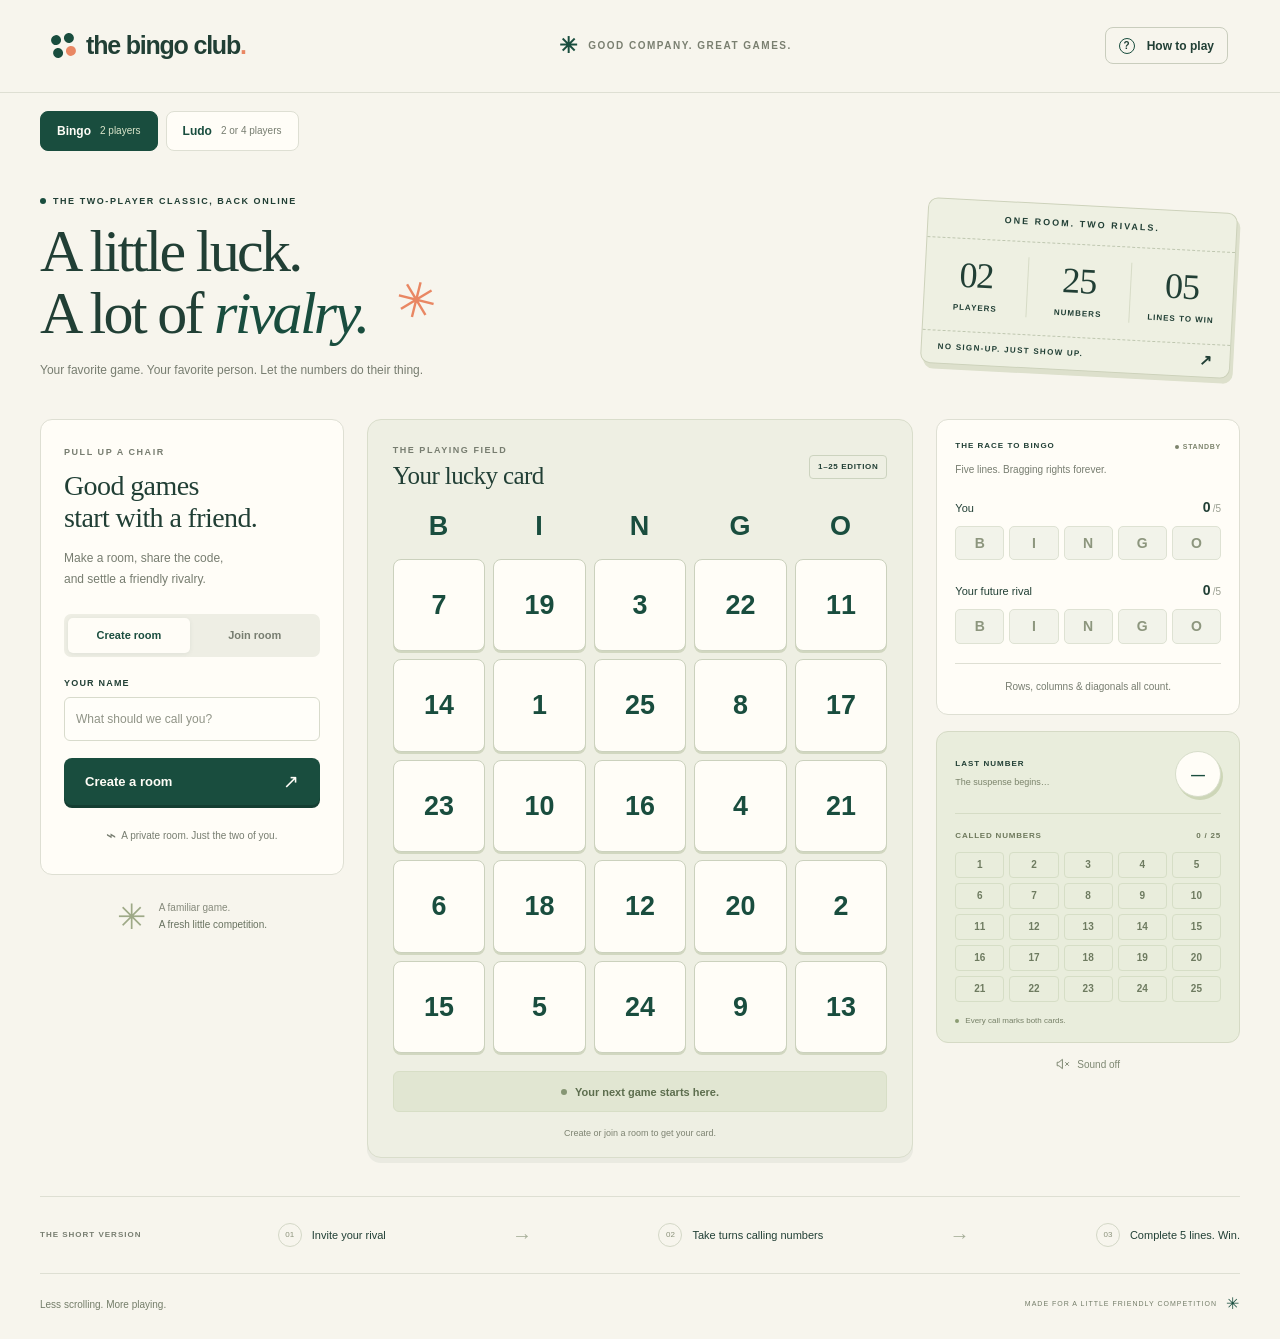
<file: static/index.html>
<!doctype html>
<html lang="en">
<head>
  <meta charset="utf-8">
  <meta name="viewport" content="width=device-width, initial-scale=1">
  <meta name="theme-color" content="#174b3c">
  <meta name="description" content="A little luck. A lot of rivalry. Play a free, real-time game of Bingo with a friend. Two players, 25 numbers, five lines to win.">
  <title>The Bingo Club — A game for two</title>
  <link rel="icon" href="/static/favicon.svg" type="image/svg+xml">
  <link rel="stylesheet" href="/static/style.css">
  <script src="/static/app.js" defer></script>
</head>
<body>
  <header class="site-header">
    <a class="brand" href="/" aria-label="The Bingo Club home">
      <span class="brand-symbol" aria-hidden="true"><i></i><i></i><i></i><i></i></span>
      <span>the bingo club<span class="brand-dot">.</span></span>
    </a>
    <div class="header-note"><span class="small-star" aria-hidden="true">✳</span> GOOD COMPANY. GREAT GAMES.</div>
    <button class="button button-outline button-small" id="rules-button"><span class="help-icon" aria-hidden="true">?</span> How to play</button>
  </header>

  <main class="page-shell">
    <nav class="game-switch" aria-label="Choose a game"><a href="/" aria-current="page">Bingo <span>2 players</span></a><a href="/ludo">Ludo <span>2 or 4 players</span></a></nav>
    <section class="hero" aria-labelledby="hero-title">
      <div>
        <div class="eyebrow"><span class="tiny-dot"></span> THE TWO-PLAYER CLASSIC, BACK ONLINE</div>
        <h1 id="hero-title">A little luck.<br> A lot of <em>rivalry.</em><span class="hero-spark" aria-hidden="true">✳</span></h1>
        <p>Your favorite game. Your favorite person. Let the numbers do their thing.</p>
      </div>
      <div class="hero-ticket" aria-label="2 players, 25 numbers, 5 lines to win">
        <div class="ticket-top">ONE ROOM. TWO RIVALS.</div>
        <div class="ticket-stats"><div><strong>02</strong><span>PLAYERS</span></div><div><strong>25</strong><span>NUMBERS</span></div><div><strong>05</strong><span>LINES TO WIN</span></div></div>
        <div class="ticket-bottom"><span>NO SIGN-UP. JUST SHOW UP.</span><span aria-hidden="true">↗</span></div>
      </div>
    </section>

    <section class="game-layout" aria-label="Bingo game">
      <aside class="left-column">
        <section class="panel lobby-panel" id="entry-panel" aria-labelledby="entry-heading">
          <div class="eyebrow muted">PULL UP A CHAIR</div>
          <h2 id="entry-heading">Good games<br> start with a friend.</h2>
          <p class="secondary-text">Make a room, share the code,<br> and settle a friendly rivalry.</p>
          <div class="entry-tabs" role="tablist" aria-label="Enter a game">
            <button id="create-tab" class="entry-tab active" role="tab" aria-selected="true" aria-controls="entry-form">Create room</button>
            <button id="join-tab" class="entry-tab" role="tab" aria-selected="false" aria-controls="entry-form" tabindex="-1">Join room</button>
          </div>
          <form id="entry-form" role="tabpanel" aria-labelledby="create-tab">
            <label for="player-name">YOUR NAME</label>
            <input id="player-name" name="name" placeholder="What should we call you?" maxlength="18" autocomplete="nickname" required>
            <div id="room-code-field" hidden>
              <label for="room-code">ROOM CODE</label>
              <input id="room-code" name="room" placeholder="e.g. ABC234" maxlength="6" minlength="6" pattern="[A-Za-z2-9]{6}" autocomplete="off" autocapitalize="characters" spellcheck="false">
            </div>
            <p class="form-error" id="form-error" role="alert" hidden></p>
            <button class="button button-primary entry-submit" id="entry-submit" type="submit"><span>Create a room</span><span aria-hidden="true">↗</span></button>
          </form>
          <div class="privacy-note"><span aria-hidden="true">⌁</span> A private room. Just the two of you.</div>
        </section>

        <section class="panel room-panel" id="room-panel" aria-labelledby="room-heading" hidden>
          <div class="section-label"><span class="eyebrow muted">YOUR PRIVATE TABLE</span><span class="round-label" id="round-label">ROUND 01</span></div>
          <h2 id="room-heading">Room for two.</h2>
          <div class="invite-block"><span class="eyebrow muted">INVITE CODE</span><strong id="invite-code">———</strong><button id="copy-code" class="text-button">Copy code <span aria-hidden="true">⧉</span></button></div>
          <button id="copy-link" class="button button-outline full-width">Copy invite link <span aria-hidden="true">↗</span></button>
          <p class="invite-hint" id="invite-hint">Send the link to your friend to get started.</p>
          <div class="roster" id="roster"></div>
          <div class="room-notice" id="room-notice" role="status" hidden></div>
          <button class="button button-primary full-width" id="ready-button">I'm ready <span aria-hidden="true">✓</span></button>
          <p class="ready-note" id="ready-note">Shuffle or choose your numbers, then press Ready.</p>
          <button class="text-button leave-button" id="leave-button">Leave room <span aria-hidden="true">↗</span></button>
        </section>

        <div class="little-note"><span class="note-star" aria-hidden="true">✳</span><p>A familiar game.<br><strong>A fresh little competition.</strong></p></div>
      </aside>

      <section class="board-panel" aria-labelledby="board-title">
        <div class="board-header"><div><div class="eyebrow muted" id="board-eyebrow">THE PLAYING FIELD</div><h2 id="board-title">Your lucky card</h2></div><span class="card-tag" id="card-tag">1–25 EDITION</span></div>
        <div class="bingo-letters" id="bingo-letters" aria-label="0 of 5 lines completed"><span>B</span><span>I</span><span>N</span><span>G</span><span>O</span></div>
        <div class="bingo-board" id="bingo-board" role="group" aria-label="Your Bingo card"></div>
        <div class="board-status" id="board-status" role="status" aria-live="polite"><span class="status-dot"></span><span id="board-status-text">Your next game starts here.</span></div>
        <div class="board-bottom"><span id="board-hint">Create or join a room to get your card.</span><div class="board-actions"><button id="manual-button" class="text-button" hidden>Choose numbers</button><button id="shuffle-button" class="text-button" hidden><svg class="icon" viewBox="0 0 24 24" fill="none" stroke="currentColor" stroke-width="1.8" aria-hidden="true"><path d="M3 6h3c5 0 7 12 12 12h3m-4-4 4 4-4 4M3 18h3c2 0 4-3 5-5m2-3c2-3 3-4 5-4h3m-4-4 4 4-4 4"/></svg> Shuffle card</button></div></div>
      </section>

      <aside class="right-column">
        <section class="panel score-panel" aria-labelledby="score-title">
          <div class="section-label"><h2 class="eyebrow" id="score-title">THE RACE TO BINGO</h2><span class="live-badge" id="live-badge"><span></span> STANDBY</span></div>
          <p class="score-intro">Five lines. Bragging rights forever.</p>
          <div class="score-player"><div class="score-name"><span id="your-score-name">You</span><strong id="your-score-count">0<span>/5</span></strong></div><div class="mini-bingo" id="your-progress" aria-label="Your progress: 0 of 5"><span>B</span><span>I</span><span>N</span><span>G</span><span>O</span></div></div>
          <div class="score-player opponent"><div class="score-name"><span id="opponent-score-name">Your future rival</span><strong id="opponent-score-count">0<span>/5</span></strong></div><div class="mini-bingo" id="opponent-progress" aria-label="Opponent progress: 0 of 5"><span>B</span><span>I</span><span>N</span><span>G</span><span>O</span></div></div>
          <p class="score-footnote">Rows, columns & diagonals all count.</p>
          <section class="room-record" id="room-record" aria-labelledby="room-record-title" hidden>
            <h3 class="eyebrow muted" id="room-record-title">ROOM RECORD</h3>
            <p class="record-summary" id="record-summary">0 completed rounds</p>
            <table class="record-table"><thead><tr><th scope="col">Player</th><th scope="col">Wins</th><th scope="col">Draws</th></tr></thead><tbody id="record-players"></tbody></table>
            <details class="round-history" id="round-history" hidden><summary>Recent rounds</summary><ol id="round-results"></ol></details>
            <p class="record-note">Scores stay with this room through rematches.</p>
          </section>
        </section>
        <section class="calls-panel" aria-labelledby="last-call-title">
          <div class="last-call"><div><h2 class="eyebrow" id="last-call-title">LAST NUMBER</h2><p id="last-caller">The suspense begins…</p></div><div class="number-ball" id="last-number">–</div></div>
          <div class="called-header"><span>CALLED NUMBERS</span><span id="called-count">0 / 25</span></div>
          <div class="number-tray" id="number-tray" aria-label="Called numbers"></div>
          <div class="recent-calls" id="recent-calls"><span class="tiny-dot"></span><span>Every call marks both cards.</span></div>
        </section>
        <button id="sound-button" class="sound-button" aria-pressed="false"><svg class="icon" viewBox="0 0 24 24" fill="none" stroke="currentColor" stroke-width="1.7" aria-hidden="true"><path d="M11 4 5 9H2v6h3l6 5V4Z"/><path id="sound-wave" d="m16 9 6 6m0-6-6 6"/></svg><span>Sound off</span></button>
      </aside>
    </section>

    <section class="how-strip" aria-label="The rules at a glance"><span class="eyebrow">THE SHORT VERSION</span><div><span class="step-number">01</span><span>Invite your rival</span></div><span class="step-arrow" aria-hidden="true">→</span><div><span class="step-number">02</span><span>Take turns calling numbers</span></div><span class="step-arrow" aria-hidden="true">→</span><div><span class="step-number">03</span><span>Complete 5 lines. Win.</span></div></section>
  </main>
  <footer class="site-footer"><span>Less scrolling. More playing.</span><span>MADE FOR A LITTLE FRIENDLY COMPETITION <span aria-hidden="true">✳</span></span></footer>

  <dialog id="rules-dialog" class="modal"><div class="modal-content"><button class="close-button" id="close-rules" aria-label="Close rules">×</button><span class="eyebrow muted">THE HOUSE RULES</span><h2>Five lines.<br>One glorious Bingo.</h2><ol class="rules-list"><li><strong>Bring a friend.</strong><p>Create a private room and share its link or six-character code. Each player gets a 5 × 5 card with numbers 1–25.</p></li><li><strong>Make it official.</strong><p>Keep a random card, shuffle again, or use “Choose numbers” to place every number yourself and save your card. Then press “I'm ready.” The game starts when both players are ready.</p></li><li><strong>Take your turn.</strong><p>Click any uncalled number on your card. It gets marked on both cards automatically. The room creator calls first; you alternate turns.</p></li><li><strong>Collect five lines.</strong><p>A full row, column, or diagonal earns a letter in B–I–N–G–O. Reach five lines to win. If both players reach five on the same call, it's a draw!</p></li></ol><div class="rules-tip">Lost connection? Reopen the same tab within five minutes to keep your seat. For a rematch, both players choose “Play again”; the starting player alternates. The room record keeps everyone's wins and draws across rounds.</div><button id="got-it" class="button button-primary full-width">Got it. Let's play <span aria-hidden="true">↗</span></button></div></dialog>
  <dialog id="manual-dialog" class="modal manual-modal" aria-labelledby="manual-title" aria-describedby="manual-instructions">
    <div class="modal-content">
      <button class="close-button" id="close-manual" aria-label="Close number setup">×</button>
      <span class="eyebrow muted">YOUR CARD, YOUR CHOICE</span>
      <h2 id="manual-title">Choose your numbers</h2>
      <p class="secondary-text" id="manual-instructions">Pick a square, then a number below. Used numbers move or swap places. Fill all 25 squares to save.</p>
      <div class="manual-grid" id="manual-grid" role="group" aria-label="Arrange your Bingo card"></div>
      <div class="manual-toolbar"><span id="manual-count" role="status" aria-live="polite">0 / 25 placed</span><button class="text-button" id="clear-manual-cell">Clear square</button><button class="text-button" id="clear-manual">Start over</button></div>
      <div class="manual-numbers" id="manual-numbers" role="group" aria-label="Choose a number from 1 to 25"></div>
      <p class="form-error" id="manual-error" role="alert" hidden></p>
      <div class="manual-actions"><button class="button button-outline" id="cancel-manual">Cancel</button><button class="button button-primary" id="save-manual" disabled>Save card</button></div>
    </div>
  </dialog>
  <dialog id="result-dialog" class="modal result-modal"><div class="modal-content"><div class="result-flower" aria-hidden="true">✳</div><span class="eyebrow muted" id="result-eyebrow">A BEAUTIFUL LITTLE VICTORY</span><h2 id="result-title">Bingo, you did it!</h2><p id="result-description"></p><div class="result-stats" id="result-stats"></div><p class="result-record" id="result-record"></p><button class="button button-primary full-width" id="rematch-button">Play again <span aria-hidden="true">↗</span></button><button class="text-button" id="view-board-button">Take a look at the card</button></div></dialog>
  <dialog id="leave-dialog" class="modal"><div class="modal-content"><span class="eyebrow muted">CALLING IT A DAY?</span><h2>Leave this table?</h2><p class="secondary-text">Your current game will end and your seat will be released. Your friend can invite someone for a fresh game.</p><div class="leave-actions"><button class="button button-outline" id="stay-button">Keep playing</button><button class="button button-primary" id="confirm-leave">Leave room</button></div></div></dialog>
  <div class="toast" id="toast" role="status" aria-live="polite" hidden></div>
  <div id="confetti" class="confetti" aria-hidden="true"></div>
  <noscript><div class="noscript-message">Please enable JavaScript to play Bingo with a friend.</div></noscript>
</body>
</html>
</file>
<file: static/style.css>
:root{--paper:#f7f5ed;--surface:#fffdf7;--ink:#213f35;--green:#194d3e;--deep:#143e32;--muted:#777d70;--line:#dedfd3;--lime:#dce8b1;--orange:#e98763;--soft-orange:#f9e5d7;--shadow:0 5px 0 #203e3510;--sans:'Club Sans','Trebuchet MS',sans-serif;--serif:'Club Serif',Georgia,serif}
*{box-sizing:border-box}
body{margin:0;background:var(--paper);color:var(--ink);font-family:var(--sans);font-size:14px;line-height:1.5;-webkit-font-smoothing:antialiased}
button,input{font:inherit}
button,a,input{-webkit-tap-highlight-color:transparent}
button{cursor:pointer}
button:disabled{cursor:default}
button:focus-visible,a:focus-visible,input:focus-visible{outline:3px solid var(--orange);outline-offset:4px}
[hidden]{display:none!important}
h1,h2,p{margin:0}
a{color:inherit;text-decoration:none}
button{color:inherit}
.site-header{max-width:1504px;margin:auto;padding:27px 52px;display:flex;align-items:center;justify-content:space-between;border-bottom:1px solid var(--line);gap:20px}
.brand{display:inline-flex;align-items:center;gap:11px;font-size:25px;font-weight:800;letter-spacing:-1.2px;white-space:nowrap}
.brand-symbol{display:grid;grid-template-columns:repeat(2,10px);gap:3px;transform:rotate(-9deg)}
.brand-symbol i{width:10px;height:10px;background:var(--green);border-radius:50%}
.brand-symbol i:last-child{background:var(--orange)}
.brand-dot{color:var(--orange)}
.header-note{font-size:10px;font-weight:700;letter-spacing:1.5px;display:flex;align-items:center;gap:10px;color:#7a7f70}
.small-star{font-size:22px;color:var(--green);line-height:1}
.button{display:inline-flex;justify-content:center;align-items:center;gap:12px;min-height:47px;border-radius:8px;padding:12px 20px;font-weight:700;font-size:13px;border:1px solid transparent;transition:background .18s,transform .18s,box-shadow .18s}
.button:hover:not(:disabled){transform:translateY(-1px)}
.button:active:not(:disabled){transform:translateY(1px)}
.button-primary{background:var(--green);color:var(--surface);box-shadow:0 3px 0 var(--deep)}
.button-primary:hover:not(:disabled){background:#23634f}
.button-primary:disabled{opacity:.58;box-shadow:none}
.button-outline{background:transparent;border-color:#c9cdbd}
.button-outline:hover:not(:disabled){background:#e9eddf}
.button-small{min-height:37px;padding:8px 13px;font-size:12px}
.help-icon{border:1.5px solid var(--green);border-radius:50%;height:16px;width:16px;display:inline-flex;align-items:center;justify-content:center;font-size:10px}
.page-shell{max-width:1280px;margin:auto;padding:0 40px}
.hero{display:flex;align-items:center;justify-content:space-between;padding:43px 0 40px;gap:30px}
.eyebrow{font-size:9px;letter-spacing:1.55px;font-weight:800;display:flex;align-items:center;gap:7px;line-height:1.6}
.tiny-dot{display:inline-block;width:6px;height:6px;background:var(--green);border-radius:50%;flex:none}
.muted{color:var(--muted)}
h1{font-family:var(--serif);font-size:60px;letter-spacing:-2.7px;line-height:1.03;font-weight:400;margin-top:13px;position:relative;width:fit-content}
h1 em{font-weight:400;color:var(--green)}
.hero-spark{position:absolute;font-size:49px;right:-66px;top:54px;font-family:var(--sans);font-weight:400;color:var(--orange);transform:rotate(14deg)}
.hero p{color:var(--muted);font-size:12px;margin-top:17px}
.hero-ticket{flex:0 0 310px;border:1px solid #cdd2bb;border-radius:10px;background:#eef0e2;transform:rotate(3deg);position:relative;margin:3px 6px 0 0;box-shadow:3px 5px 0 #dde0cc}
.ticket-top{text-align:center;font-size:9px;font-weight:800;letter-spacing:2px;padding:12px;border-bottom:1px dashed #bfc7b0}
.ticket-stats{display:flex;padding:15px 0 17px}
.ticket-stats>div{flex:1;text-align:center;border-right:1px solid #d6dbc6}
.ticket-stats>div:last-child{border:0}
.ticket-stats strong{font-family:var(--serif);font-size:36px;line-height:1.2;font-weight:400;letter-spacing:-1px}
.ticket-stats span{display:block;font-size:8px;letter-spacing:1px;font-weight:700;margin-top:5px}
.ticket-bottom{border-top:1px dashed #bfc7b0;display:flex;justify-content:space-between;padding:10px 16px;font-size:8px;letter-spacing:1.3px;font-weight:700}
.ticket-bottom>span:last-child{font-size:15px;line-height:12px}
.game-layout{display:grid;grid-template-columns:minmax(235px,1fr) minmax(350px,1.8fr) minmax(228px,1fr);gap:23px;align-items:start}
.panel{border:1px solid var(--line);background:var(--surface);border-radius:12px}
.lobby-panel,.room-panel{padding:25px 23px}
h2{font-family:var(--serif);font-size:28px;line-height:1.16;font-weight:400;letter-spacing:-.6px}
.lobby-panel h2{margin:10px 0 13px}
.secondary-text{font-size:12px;line-height:1.8;color:var(--muted)}
.entry-tabs{display:flex;gap:4px;padding:4px;background:#eeeee4;border-radius:7px;margin:23px 0 20px}
.entry-tab{flex:1;padding:9px 4px;font-size:11px;font-weight:700;border:0;background:transparent;border-radius:5px;color:var(--muted)}
.entry-tab.active{background:var(--surface);color:var(--green);box-shadow:0 1px 5px #213f3512}
label{display:block;font-size:9px;letter-spacing:1.2px;font-weight:800;margin-bottom:7px}
input{width:100%;border:1px solid #d8dbcc;background:#fffef9;padding:12px 11px;border-radius:6px;min-height:44px;font-size:12px;color:var(--ink)}
input::placeholder{color:#909487}
input:focus{border-color:var(--green)}
#room-code-field{margin-top:16px}
#room-code{text-transform:uppercase;letter-spacing:2px}
.entry-submit{width:100%;justify-content:space-between;margin-top:17px}
.entry-submit>span:last-child{font-size:19px;font-weight:400;line-height:1}
.privacy-note{font-size:9px;color:var(--muted);text-align:center;margin-top:18px;display:flex;gap:5px;justify-content:center;align-items:center}
.privacy-note>span{font-size:17px}
.form-error{font-size:11px;color:#b03f25;background:#faeae2;padding:9px 11px;border-radius:5px;margin-top:12px}
.little-note{display:flex;justify-content:center;gap:13px;align-items:center;margin-top:24px}
.note-star{font-size:35px;color:#9ea987;line-height:1;font-weight:400}
.little-note p{font-size:10px;color:#868a7c;line-height:1.7}
.little-note strong{font-weight:400;color:#687260}
.game-switch{display:flex;gap:8px;flex-wrap:wrap;margin-top:18px}
.game-switch a{display:inline-flex;align-items:center;gap:9px;padding:10px 16px;border:1px solid var(--line);border-radius:8px;color:var(--green);font-size:12px;font-weight:700;text-decoration:none;background:var(--surface)}
.game-switch a span{font-size:10px;font-weight:400;color:var(--muted)}
.game-switch a[aria-current=page]{background:var(--green);color:var(--surface);border-color:var(--green)}
.game-switch a[aria-current=page] span{color:#dce7cc}
.board-panel{background:#eeefe3;border:1px solid #d9ddcb;border-radius:14px;padding:23px 25px 15px;box-shadow:var(--shadow)}
.board-header{display:flex;justify-content:space-between;align-items:center;gap:10px}
.board-header h2{font-size:25px;margin-top:3px}
.card-tag{font-size:8px;border:1px solid #ccd3bf;padding:5px 8px;border-radius:4px;font-weight:700;letter-spacing:.65px;white-space:nowrap}
.bingo-letters{display:grid;grid-template-columns:repeat(5,1fr);gap:8px;margin:20px 0 10px;text-align:center}
.bingo-letters span{font-size:27px;line-height:1.25;font-weight:800;letter-spacing:1px;color:var(--green);transition:color .3s,background .3s;border-radius:5px;border-bottom:3px solid transparent;padding-bottom:2px}
.bingo-letters span.earned{color:#a04725;border-color:var(--orange)}
.bingo-board{display:grid;grid-template-columns:repeat(5,minmax(0,1fr));gap:8px}
.board-cell{aspect-ratio:1;border:1px solid #cbd1bd;border-radius:8px;background:var(--surface);font-weight:600;font-size:clamp(20px,2.1vw,30px);color:var(--green);padding:0;position:relative;box-shadow:0 2px 0 #d1d7c0;transition:transform .14s,background .2s,border-color .2s;color-scheme:light}
.board-cell:not(:disabled):hover{background:#e0e9c8;border-color:#718d61;transform:translateY(-2px);box-shadow:0 4px 0 #cbd5b9}
.board-cell:disabled{opacity:1}
.board-cell.marked{background:var(--green);border-color:var(--green);color:#f9f8ed;box-shadow:0 2px 0 var(--deep)}
.board-cell.complete{background:#c9dba4;color:var(--deep);border-color:#a9bd87;box-shadow:0 2px 0 #b2c58e}
.board-cell.last{outline:2px solid var(--orange);outline-offset:1px}
.board-cell.marked::after{content:'';position:absolute;right:7px;top:7px;width:4px;height:4px;border-radius:50%;background:currentColor;opacity:.55}
.board-cell.pop{animation:number-pop .3s ease}
@keyframes number-pop{50%{transform:scale(.89)}}
.board-status{display:flex;align-items:center;justify-content:center;gap:8px;background:#e1e6d2;border:1px solid #d7dec6;border-radius:6px;margin-top:18px;padding:11px 8px;min-height:41px;color:#5d6e4e;font-size:11px;font-weight:600;text-align:center}
.status-dot{width:6px;height:6px;border-radius:50%;background:#869674;flex:none}
.board-status.your-turn{background:var(--green);color:#fffdef;border-color:var(--green)}
.board-status.your-turn .status-dot{background:#d3e69a;box-shadow:0 0 0 3px #d3e69a26}
.board-status.paused{background:var(--soft-orange);border-color:#e9c3a9;color:#8e4d2d}
.board-bottom{font-size:9px;color:#7d8371;padding-top:13px;display:flex;align-items:center;justify-content:center;gap:10px;min-height:30px}
.board-bottom:has(button:not([hidden])){justify-content:space-between;flex-direction:column;gap:9px}
.board-actions{display:flex;align-items:center;justify-content:center;gap:20px;flex-wrap:wrap}
.board-actions:not(:has(button:not([hidden]))){display:none}
.text-button{background:none;border:0;padding:0;display:inline-flex;align-items:center;justify-content:center;gap:7px;font-size:11px;font-weight:700;color:var(--green)}
.text-button:hover:not(:disabled){text-decoration:underline;text-underline-offset:3px}
.text-button:disabled{opacity:.45;cursor:default}
.icon{width:17px;height:17px;vertical-align:middle;flex-shrink:0}
.score-panel{padding:20px 18px}
.section-label{display:flex;align-items:center;justify-content:space-between;gap:6px}
h2.eyebrow{font-family:var(--sans);font-size:8px;letter-spacing:1px;white-space:nowrap}
.live-badge{font-size:7px;letter-spacing:.7px;font-weight:700;color:#7d846d;display:inline-flex;gap:4px;align-items:center}
.live-badge>span{width:4px;height:4px;border-radius:50%;background:currentColor}
.live-badge.is-live{color:#387a41}
.score-intro{color:var(--muted);font-size:10px;margin-top:9px}
.score-player{margin-top:20px}
.score-name{display:flex;justify-content:space-between;align-items:center;font-size:11px;gap:10px;margin-bottom:8px}
.score-name>span{overflow:hidden;text-overflow:ellipsis;white-space:nowrap}
.score-name>strong{font-size:14px;font-weight:700;white-space:nowrap}
.score-name>strong>span{font-size:10px;font-weight:400;color:#999e90;margin-left:2px}
.mini-bingo{display:grid;grid-template-columns:repeat(5,1fr);gap:5px}
.mini-bingo>span{border:1px solid #dee2d3;background:#f2f3ea;text-align:center;padding:7px 0;border-radius:5px;color:#8d967e;font-size:14px;font-weight:700;line-height:1.3}
.mini-bingo>span.earned{background:var(--green);color:#fffcef;border-color:var(--green)}
.opponent .mini-bingo>span.earned{background:var(--orange);color:#5b2d1d;border-color:var(--orange)}
.score-footnote{font-size:9px;color:var(--muted);text-align:center;border-top:1px solid var(--line);padding-top:15px;margin-top:19px}
.room-record{border-top:1px solid var(--line);margin-top:17px;padding-top:16px}
.room-record h3{font-size:9px;letter-spacing:1px}
.record-summary{font-size:10px;color:var(--muted);margin:8px 0 10px}
.record-table{width:100%;border-collapse:collapse;table-layout:fixed;font-size:11px}
.record-table th,.record-table td{padding:7px 3px;border-bottom:1px solid var(--line);text-align:right}
.record-table th:first-child{width:58%;text-align:left;overflow-wrap:anywhere}
.record-table thead th{font-size:9px;color:var(--muted);font-weight:500}
.record-table tbody th{font-weight:500}
.record-table td{font-weight:700;color:var(--green)}
.record-note{font-size:10px;color:var(--muted);line-height:1.5;margin-top:10px}
.round-history{font-size:10px;margin-top:12px}
.round-history summary{cursor:pointer;color:var(--green);font-weight:700}
.round-history ol{list-style:none;padding:0;margin-top:7px}
.round-history li{padding:5px 0;color:var(--muted);line-height:1.5;overflow-wrap:anywhere}
.calls-panel{border:1px solid #d5dac5;border-radius:12px;margin-top:16px;padding:19px 18px 15px;background:#e9eddc}
.last-call{display:flex;align-items:center;justify-content:space-between;gap:8px;padding-bottom:16px;border-bottom:1px solid #d5dcc5}
.last-call p{font-size:9px;color:#7b846b;margin-top:5px;overflow-wrap:anywhere}
.number-ball{display:flex;align-items:center;justify-content:center;width:46px;height:46px;border-radius:50%;background:var(--surface);color:var(--green);font-family:var(--serif);font-size:27px;box-shadow:2px 3px 0 #cdd6b7;border:1px solid #d7ddca;flex:none}
.number-ball.has-number{background:var(--orange);border-color:#d97e58;color:#532d1d;box-shadow:2px 3px 0 #d0a07d}
.called-header{display:flex;justify-content:space-between;font-size:8px;letter-spacing:.8px;font-weight:700;color:#6e795c;margin:16px 0 10px}
.number-tray{display:grid;grid-template-columns:repeat(5,1fr);gap:5px}
.tray-number{text-align:center;line-height:24px;font-size:10px;color:#939d82;border-radius:4px;border:1px solid #d6dec6;font-weight:600}
.tray-number.called{color:#f9f9ee;background:#567252;border-color:#567252}
.tray-number.latest{background:var(--orange);color:#512e1b;border-color:#d8855c}
.recent-calls{display:flex;align-items:center;gap:6px;font-size:8px;color:#778168;padding-top:13px}
.recent-calls .tiny-dot{width:4px;height:4px;background:#8c9c73}
.sound-button{display:flex;align-items:center;gap:7px;justify-content:center;width:100%;border:0;background:none;padding:14px 0 0;font-size:10px;color:#7e8772}
.sound-button .icon{width:14px;height:14px}
.how-strip{display:flex;align-items:center;justify-content:space-between;border-top:1px solid var(--line);border-bottom:1px solid var(--line);padding:23px 0;margin:38px 0 0;gap:14px}
.how-strip>.eyebrow{font-size:8px;color:var(--muted);letter-spacing:1px;margin-right:10px}
.how-strip>div{display:flex;align-items:center;gap:10px;font-size:11px;white-space:nowrap}
.step-number{border:1px solid #d4d8c7;border-radius:50%;width:24px;height:24px;display:inline-flex;justify-content:center;align-items:center;font-size:8px;color:#8b927b}
.step-arrow{color:#a7af99;font-size:20px;font-weight:400}
.site-footer{max-width:1280px;margin:auto;padding:22px 40px 27px;display:flex;align-items:center;justify-content:space-between;color:#747d69;font-size:10px;gap:15px}
.site-footer>span:last-child{font-size:7px;letter-spacing:1px;display:flex;align-items:center;gap:9px}
.site-footer>span:last-child>span{font-size:16px;color:var(--green);line-height:1}
.full-width{width:100%}
.round-label{font-size:7px;letter-spacing:.5px;white-space:nowrap;color:var(--muted)}
.room-panel>.section-label>.eyebrow{font-size:8px;letter-spacing:1px}
.room-panel h2{margin-top:10px}
.invite-block{border:1px dashed #c3ccae;background:#f1f3e6;border-radius:7px;margin:19px 0 11px;padding:12px;text-align:center}
.invite-block .eyebrow{justify-content:center;font-size:8px;letter-spacing:1px}
.invite-block strong{display:block;font-size:29px;letter-spacing:5px;margin:2px 0 4px;font-weight:700;user-select:all}
.invite-block .text-button{font-size:9px;color:#6a795c}
.room-panel>.button-outline{min-height:38px;padding:9px;font-size:11px}
.invite-hint{text-align:center;color:var(--muted);font-size:9px;margin:10px 0 18px}
.roster{display:grid;gap:13px;border-top:1px solid var(--line);padding-top:18px;margin-bottom:22px}
.player-row{display:flex;align-items:center;gap:9px;min-width:0}
.avatar{display:flex;align-items:center;justify-content:center;border-radius:50%;width:32px;height:32px;background:#dfe8c9;color:#526a3e;font-size:12px;font-weight:700;flex:none}
.avatar.rival{background:#f4dcc9;color:#a06842}
.avatar.empty{border:1px dashed #c4ccb5;background:transparent;color:#a0a88f;font-weight:400;font-size:19px}
.player-details{min-width:0;flex:1}
.player-details strong{display:block;font-size:11px;font-weight:700;overflow:hidden;text-overflow:ellipsis;white-space:nowrap}
.player-details small{display:block;font-size:9px;color:var(--muted);margin-top:1px}
.player-indicator{border-radius:50%;width:6px;height:6px;background:#b4bba7;flex:none}
.player-indicator.online{background:#698d55}
.player-indicator.ready{width:17px;height:17px;color:#4a7137;background:#dfebcb;display:flex;align-items:center;justify-content:center;font-size:11px}
.ready-note{font-size:9px;color:var(--muted);text-align:center;margin:12px 0 19px}
.leave-button{width:100%;font-size:10px;color:#8a8f80;font-weight:400}
.room-notice{background:var(--soft-orange);color:#955b3d;font-size:10px;padding:9px;border-radius:6px;margin-bottom:15px;overflow-wrap:anywhere}
.modal{border:1px solid var(--line);border-radius:18px;padding:0;background:var(--surface);color:var(--ink);width:min(480px,calc(100% - 32px));max-height:calc(100dvh - 48px);box-shadow:0 20px 90px #0c211d3d}
.modal::backdrop{background:#152e2566;backdrop-filter:blur(5px)}
.modal-content{padding:34px;position:relative}
.modal h2{font-size:36px;margin:10px 0 19px}
.manual-modal .modal-content{padding:26px}
.manual-modal h2{font-size:29px;margin-bottom:10px;padding-right:10px}
.manual-modal .secondary-text{font-size:11px;line-height:1.6}
.manual-grid,.manual-numbers{display:grid;grid-template-columns:repeat(5,minmax(0,1fr));gap:6px;margin-top:16px}
.manual-cell{min-height:42px;border:1px solid #cbd1bd;border-radius:6px;background:#eef1e4;font-size:20px;font-weight:600;color:var(--green)}
.manual-cell.empty{color:#929d82}
.manual-cell.selected{background:var(--green);border-color:var(--green);color:var(--surface);outline:2px solid #a8bf88;outline-offset:1px}
.manual-toolbar{display:flex;align-items:center;justify-content:space-between;gap:8px;margin-top:12px;font-size:10px;color:var(--muted)}
.manual-toolbar .text-button{font-size:10px}
.manual-numbers button{min-height:36px;border:1px solid #cbd1bd;border-radius:5px;background:var(--surface);font-size:14px;color:var(--green);font-weight:600}
.manual-numbers button.used{background:#dde6ce;color:#516744;border-color:#bfcfae}
.manual-numbers button:not(:disabled):hover{background:var(--green);color:var(--surface)}
.manual-actions{display:flex;gap:12px;margin-top:18px}
.manual-actions .button{flex:1;font-size:12px;min-height:42px}
.close-button{position:absolute;right:18px;top:16px;font-size:28px;line-height:1;border:0;background:transparent;color:#7a8570;padding:3px 7px}
.rules-list{padding-left:23px;margin:20px 0;font-size:12px;list-style-type:decimal-leading-zero}
.rules-list li{padding-left:8px;margin:17px 0}
.rules-list li::marker{color:#8a9a71;font-size:11px}
.rules-list strong{font-weight:700}
.rules-list p{font-size:11px;line-height:1.7;color:var(--muted);margin-top:4px}
.rules-tip{font-size:10px;line-height:1.7;background:#eef1e4;border-radius:7px;padding:13px;margin:20px 0}
.result-modal{text-align:center;overflow:auto}
.result-modal .eyebrow{justify-content:center}
.result-flower{font-size:71px;color:var(--orange);line-height:1.2;margin-bottom:18px}
.result-modal h2{font-size:36px;margin:13px 0}
.result-modal p{color:var(--muted);font-size:12px;line-height:1.8}
.result-stats{display:flex;align-items:center;justify-content:center;gap:30px;margin:24px 0;padding:18px;border-top:1px solid var(--line);border-bottom:1px solid var(--line)}
.result-stat strong{display:block;font-family:var(--serif);font-size:30px;font-weight:400}
.result-stat span{font-size:9px;letter-spacing:.8px;text-transform:uppercase}
.result-modal .result-record{font-size:11px;color:var(--green);margin:-9px 0 18px;overflow-wrap:anywhere}
#view-board-button{margin-top:22px;color:var(--muted);font-size:10px}
.leave-actions{display:flex;gap:10px;margin-top:24px}
.leave-actions .button{flex:1;font-size:12px}
.toast{position:fixed;bottom:25px;left:50%;transform:translateX(-50%);padding:12px 21px;max-width:calc(100% - 32px);width:max-content;border:1px solid #456451;background:var(--deep);color:var(--surface);box-shadow:0 5px 20px #102e3422;border-radius:9px;font-size:12px;z-index:30;text-align:center}
.clipboard-helper{position:fixed;left:-9999px;top:0}
.confetti{position:fixed;inset:0;pointer-events:none;overflow:hidden;z-index:50}
.confetti-piece{position:absolute;width:8px;height:13px;top:-20px;background:var(--orange);animation:confetti-fall 3s ease-in forwards}
.confetti-piece:nth-child(3n){background:var(--green)}
.confetti-piece:nth-child(3n + 1){background:#c3d694}
@keyframes confetti-fall{to{transform:translateY(105vh) rotate(650deg);opacity:0}}
.noscript-message{position:fixed;inset:auto 15px 15px;background:var(--green);color:white;padding:20px;text-align:center;border-radius:8px}
.in-room .hero{padding:26px 0 28px}
.in-room .hero h1{font-size:39px;letter-spacing:-1.5px;margin-top:8px}
.in-room .hero h1 br{display:none}
.in-room .hero p{margin-top:10px;font-size:11px}
.in-room .hero-spark{font-size:29px;right:-42px;top:7px}
.in-room .hero-ticket{flex-basis:230px;transform:rotate(2deg)}
.in-room .ticket-top,.in-room .ticket-bottom{display:none}
.in-room .ticket-stats{padding:13px 0}
.in-room .ticket-stats strong{font-size:29px}
.in-room .ticket-stats span{font-size:7px}
.in-room .board-cell{aspect-ratio:1.2}
.tray-number{color:#6e7b60}
.score-footnote,.privacy-note,.ready-note{font-size:10px}
@media(min-width:901px) and (max-height:800px){.in-room .hero{padding:20px 0}.in-room .hero h1{font-size:33px}.in-room .hero p{display:none}.in-room .board-cell{aspect-ratio:1.5}.in-room .bingo-letters{margin-top:13px}.in-room .board-panel{padding-top:19px}.in-room .board-status{margin-top:13px}.in-room .how-strip{margin-top:24px}}
@media(min-width:1500px){.hero{padding-top:50px;padding-bottom:48px}h1{font-size:67px}.game-layout{gap:28px}.board-panel{padding:27px 30px 18px}.board-cell{font-size:32px}.lobby-panel,.room-panel{padding:28px}.hero-ticket{flex-basis:340px}}
@media(max-width:1150px){.page-shell{padding:0 30px}.site-header{padding:23px 30px}.site-footer{padding-left:30px;padding-right:30px}.game-layout{grid-template-columns:minmax(205px,1fr) minmax(310px,1.65fr) minmax(200px,1fr);gap:16px}.lobby-panel,.room-panel{padding:21px 17px}.board-panel{padding:20px 18px 14px}.score-panel,.calls-panel{padding:18px 14px}.hero-ticket{flex-basis:280px}.hero h1{font-size:54px}.header-note{font-size:8px;letter-spacing:1px}.board-header h2{font-size:23px}.card-tag{font-size:7px;padding:4px 5px}.bingo-board,.bingo-letters{gap:6px}.how-strip{gap:8px}.how-strip>div{font-size:10px;gap:7px}.how-strip>.eyebrow{font-size:7px;margin:0}.board-bottom{flex-wrap:wrap;font-size:8px}.score-panel .section-label{flex-wrap:wrap}}
@media(max-width:900px){.header-note{display:none}.game-layout{grid-template-columns:minmax(230px,.85fr) minmax(340px,1.3fr);gap:20px}.right-column{grid-column:1 / -1;display:grid;grid-template-columns:1fr 1fr;gap:20px;position:relative}.calls-panel{margin:0}.score-panel{padding:23px}.calls-panel{padding:22px}.number-tray{grid-template-columns:repeat(10,1fr);gap:4px}.tray-number{line-height:21px}.recent-calls{padding-top:10px}.sound-button{grid-column:1 / -1;padding-top:0;margin-top:-5px}.hero-ticket{flex-basis:235px}.ticket-stats strong{font-size:30px}.ticket-stats span{font-size:7px}.ticket-bottom{font-size:6px;padding:10px}.ticket-top{font-size:8px}.hero h1{font-size:48px}.hero-spark{right:-46px;top:45px;font-size:35px}.hero p{max-width:300px;line-height:1.8}.hero .eyebrow{font-size:8px;letter-spacing:1px}.score-player{margin-top:15px}.score-footnote{margin-top:15px;padding-top:12px}.score-intro{margin-top:7px}.how-strip>.eyebrow{display:none}.how-strip{margin-top:28px}.board-cell{font-size:27px}.board-panel{padding:22px}.board-header h2{font-size:25px}.board-bottom{font-size:9px}.mini-bingo span{padding:6px}.right-column .section-label{flex-wrap:nowrap}.little-note{margin-top:23px}.lobby-panel h2{font-size:30px}}
@media(max-width:640px){.page-shell{padding:0 20px}.site-header{padding:19px 20px}.brand{font-size:22px;gap:9px}.brand-symbol{grid-template-columns:repeat(2,8px);gap:3px}.brand-symbol i{width:8px;height:8px}.button-small{font-size:10px;padding:7px 10px;min-height:33px;gap:6px}.hero{padding:30px 0 28px;gap:0;align-items:flex-start}.hero h1{font-size:48px;letter-spacing:-2px}.hero p{font-size:11px;max-width:280px;margin-top:13px}.hero .eyebrow{font-size:7px;letter-spacing:1.1px}.hero-ticket{display:none}.hero-spark{font-size:42px;right:-54px;top:44px}.game-layout{grid-template-columns:1fr;gap:20px}.left-column{display:contents}.lobby-panel,.room-panel{padding:23px}.lobby-panel h2{font-size:27px;margin:9px 0}.lobby-panel h2 br,.lobby-panel .secondary-text br{display:none}.lobby-panel>.secondary-text{font-size:11px}.entry-tabs{margin:19px 0 17px}.entry-tab{font-size:12px;padding:10px 4px}.privacy-note{margin-top:15px}.little-note{display:none}.board-panel{padding:23px 22px 16px}.board-cell{font-size:29px;border-radius:7px}.bingo-board,.bingo-letters{gap:7px}.bingo-letters{margin-top:18px}.bingo-letters span{font-size:29px}.board-header h2{font-size:27px}.card-tag{font-size:8px;padding:5px 8px}.board-status{font-size:11px}.board-bottom{font-size:10px}.right-column{grid-column:auto;grid-template-columns:1fr;gap:16px}.score-panel{padding:22px}.score-player{margin-top:17px}.mini-bingo span{padding:9px;font-size:16px}.score-name{font-size:12px}.score-footnote{font-size:10px}.calls-panel{padding:22px}.number-tray{grid-template-columns:repeat(10,1fr);gap:4px}.tray-number{line-height:26px}.score-intro{font-size:11px}.last-call p{font-size:11px}.recent-calls{font-size:10px}.called-header{font-size:9px}.sound-button{grid-column:auto;padding-top:0}.how-strip{align-items:flex-start;gap:15px;flex-direction:column;padding:24px 0;margin-top:26px}.how-strip>.eyebrow{display:flex;font-size:8px;margin-bottom:4px}.how-strip>div{font-size:12px;gap:13px}.step-number{height:25px;width:25px;font-size:9px}.step-arrow{display:none}.site-footer{padding:20px;align-items:flex-start;gap:12px;flex-direction:column;font-size:10px}.site-footer>span:last-child{font-size:7px}.room-panel h2{font-size:28px}.room-panel .roster{grid-template-columns:1fr 1fr;gap:15px}.invite-block strong{font-size:33px}.invite-block{margin-top:17px}.room-panel .invite-hint{font-size:10px}.player-details strong{font-size:12px}.player-details small{font-size:10px}.round-label{font-size:8px}.ready-note{font-size:10px}.leave-button{font-size:11px}.room-panel>.button-outline{min-height:42px;font-size:12px}.room-panel .eyebrow{font-size:9px}.modal-content{padding:28px 24px}.modal h2{font-size:33px}.rules-list p{font-size:12px}.rules-list li{margin:16px 0}.result-modal{overflow:auto}.result-flower{font-size:62px}.result-modal h2{font-size:34px}.leave-actions{flex-direction:column}}
@media(max-width:360px){.hero h1{font-size:42px}.hero-spark{right:-40px;font-size:32px}.page-shell{padding:0 15px}.site-header{padding:18px 15px}.brand{font-size:20px}.board-panel{padding:20px 16px 14px}.board-cell{font-size:25px}.card-tag{font-size:7px}.board-header h2{font-size:24px}.board-bottom{font-size:8px}.room-panel .roster{grid-template-columns:1fr}}
@media(prefers-reduced-motion:reduce){*,*::before,*::after{animation:none!important;transition:none!important;scroll-behavior:auto!important}.confetti{display:none}}
@media(max-width:900px){.in-room .hero h1{font-size:34px}.in-room .hero-ticket{display:none}.in-room .board-cell{aspect-ratio:1}}
@media(max-width:640px){.in-room .hero{padding:24px 0}.in-room .hero h1{font-size:33px;max-width:275px;line-height:1.1}.in-room .hero-spark{display:none}.in-room .hero p{display:none}.is-playing .hero{display:none}.is-playing .game-layout{padding-top:24px}.is-playing .board-panel{order:0}.is-playing .right-column{order:1}.is-playing .room-panel{order:2}.is-playing .how-strip{display:none}.is-playing .board-status{font-size:12px}.is-playing .board-panel{scroll-margin-top:20px}}
</file>
